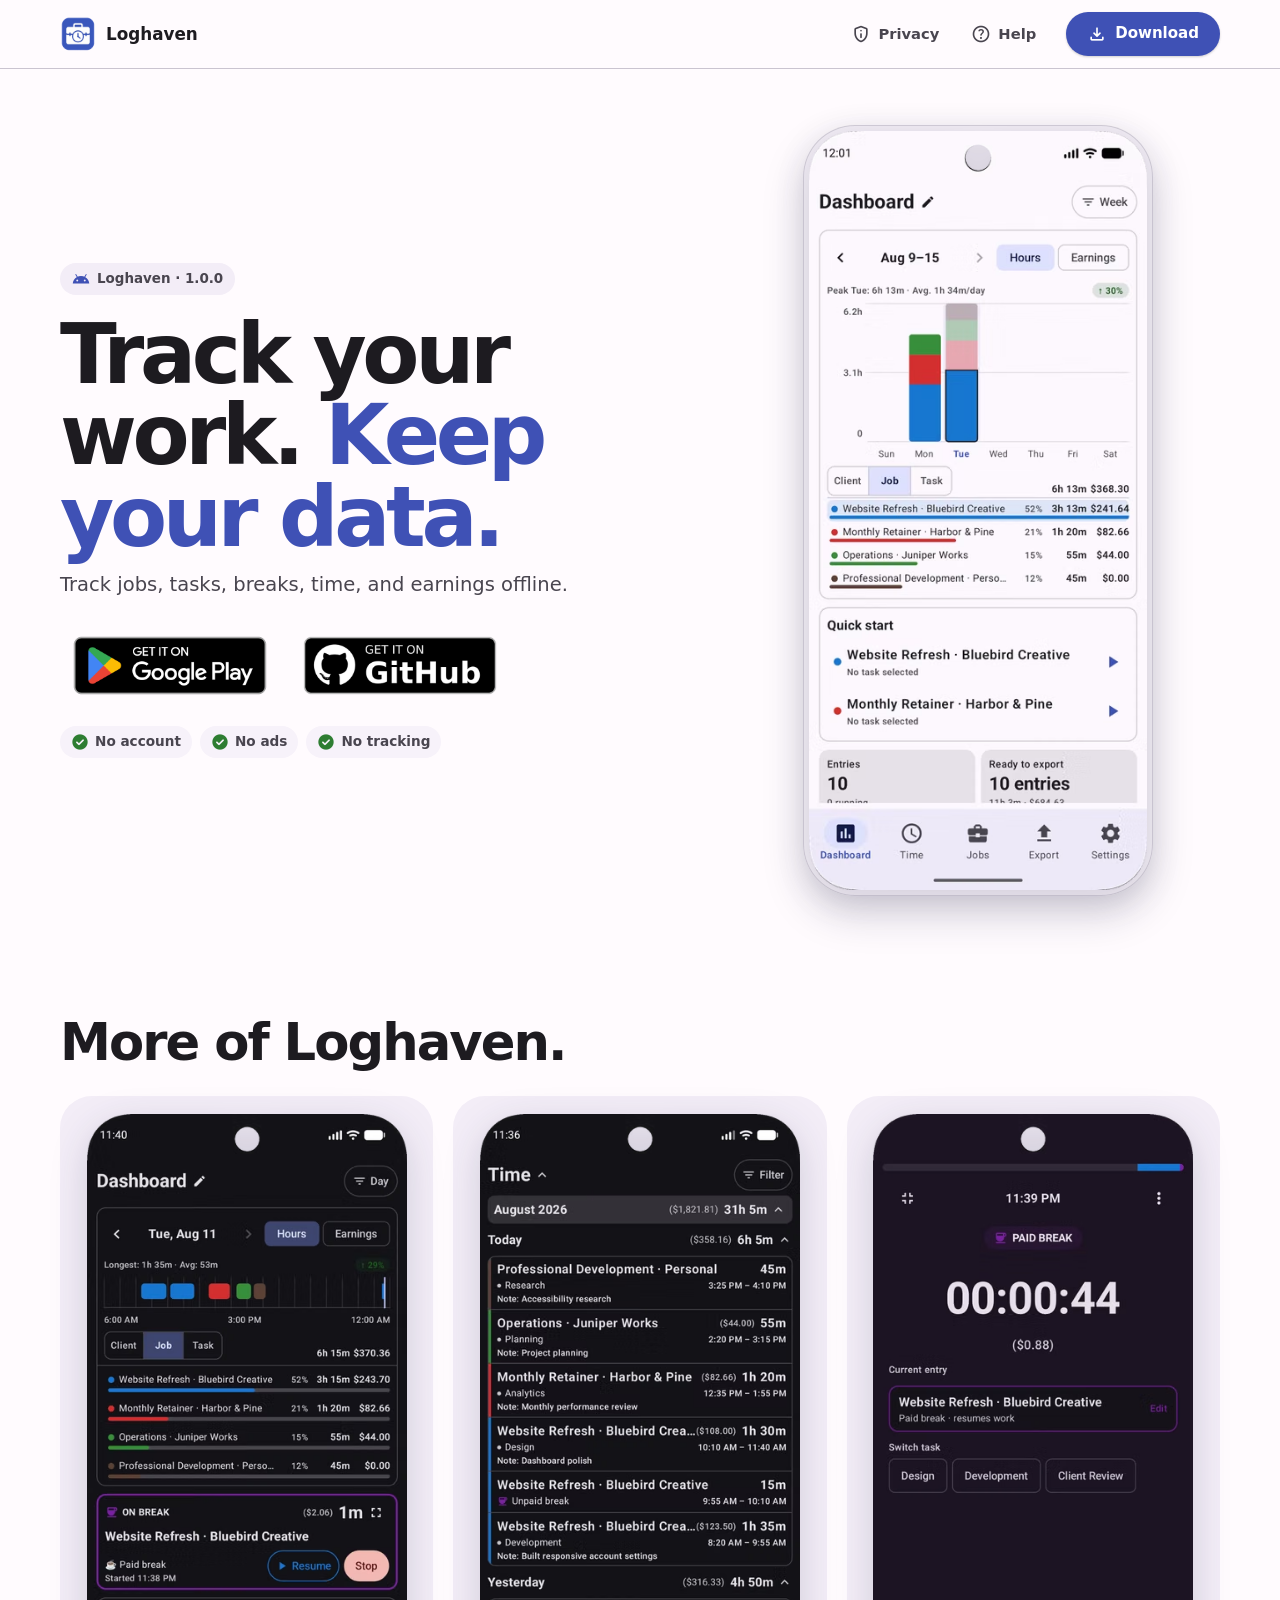
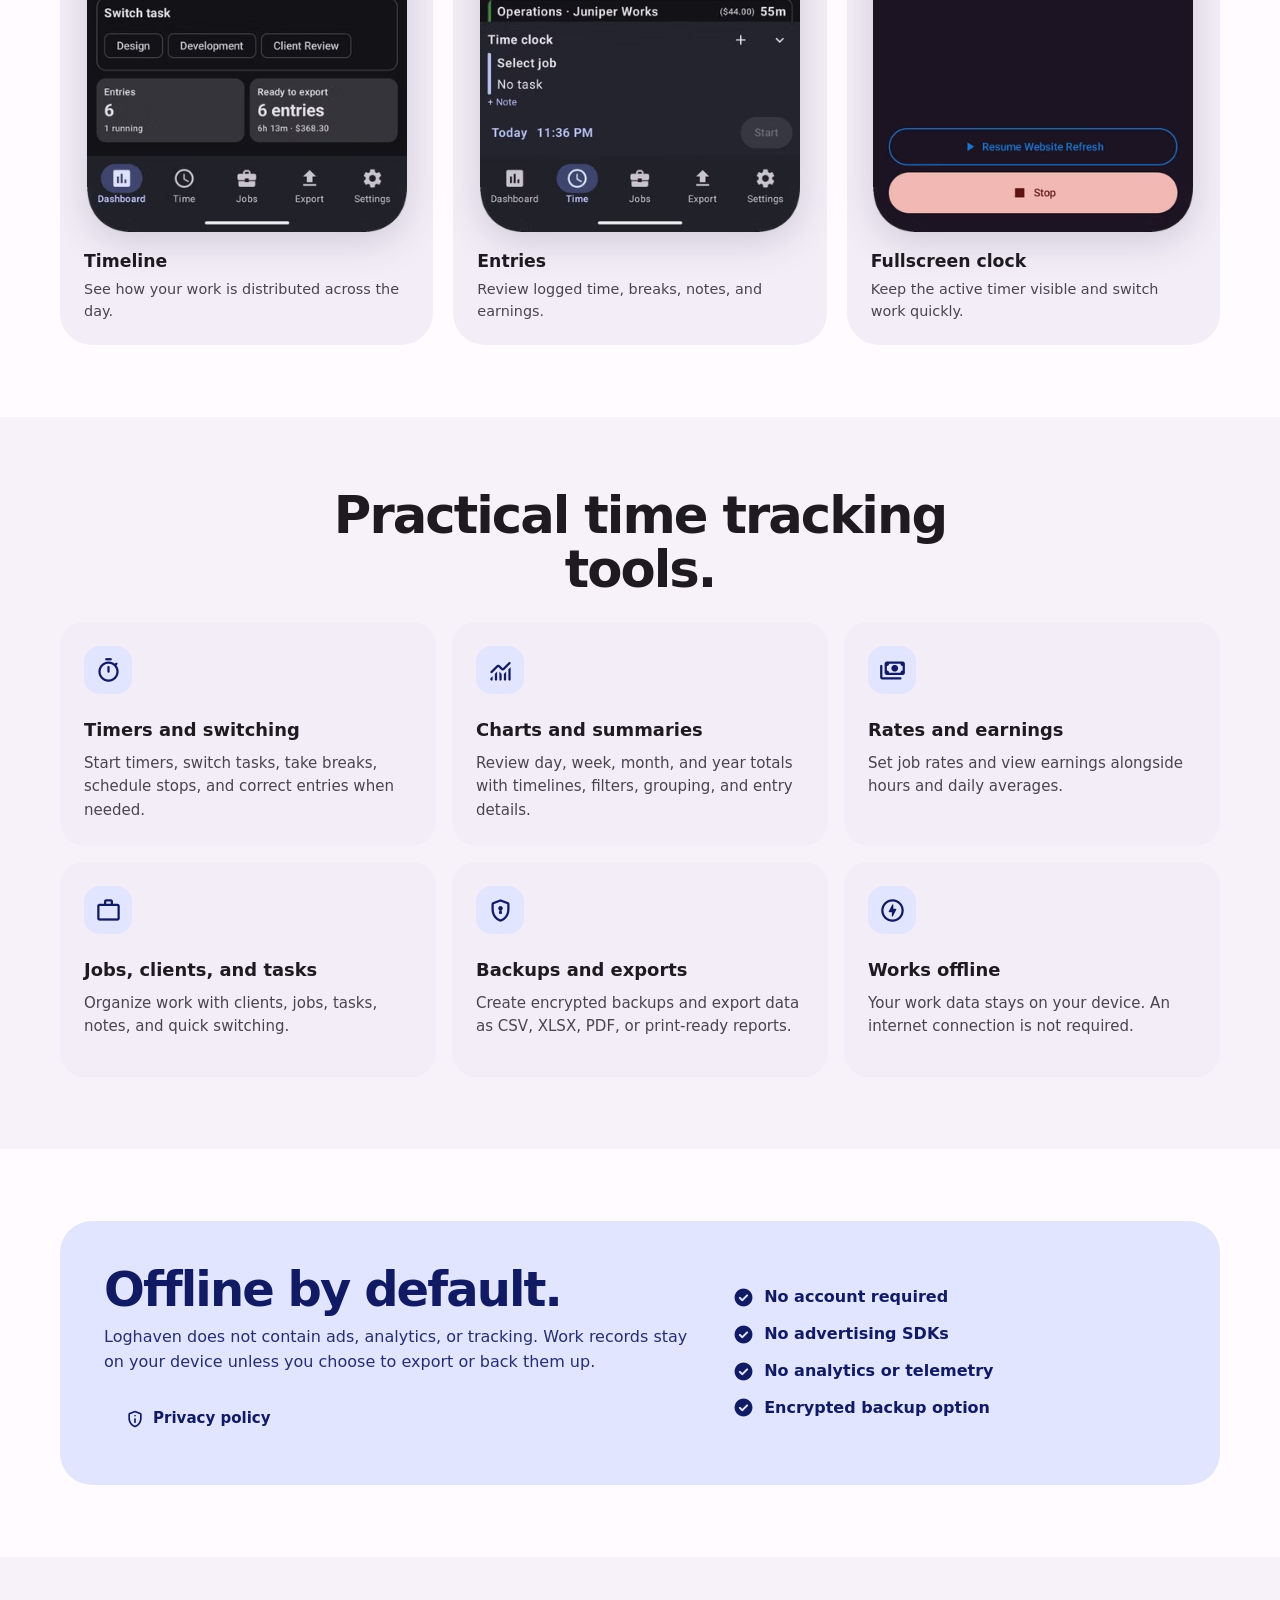
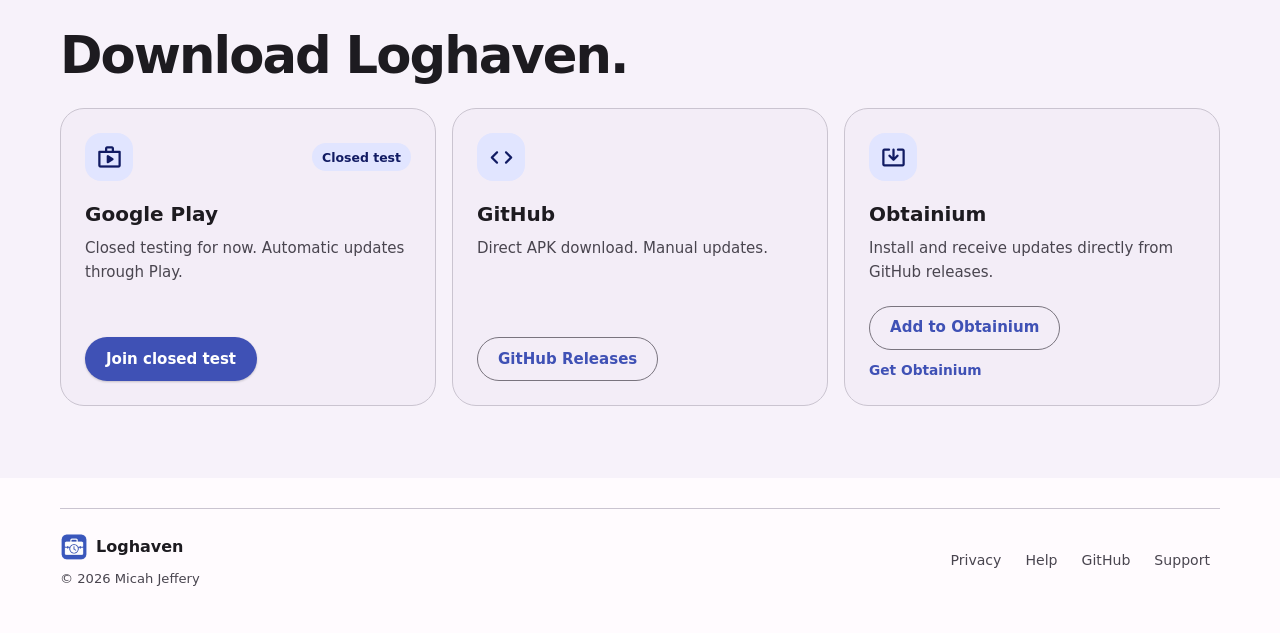
<file: index.html>
<!doctype html>
<html lang="en">
<head>
  <meta charset="utf-8">
  <meta name="viewport" content="width=device-width, initial-scale=1">
  <meta name="theme-color" content="#3F51B5">
  <meta name="description" content="Loghaven is an offline-first Android app for tracking jobs, tasks, breaks, time, and earnings without accounts, ads, or tracking.">
  <meta property="og:title" content="Loghaven | Offline-first time tracking">
  <meta property="og:description" content="Track jobs, tasks, breaks, time, and earnings. No account, ads, or tracking.">
  <meta property="og:type" content="website">
  <meta property="og:url" content="https://loghaven.micahjeffery.com/">
  <meta property="og:image" content="https://loghaven.micahjeffery.com/assets/loghaven-icon.png">
  <link rel="preconnect" href="https://fonts.googleapis.com">
  <link rel="preconnect" href="https://fonts.gstatic.com" crossorigin>
  <link href="https://fonts.googleapis.com/css2?family=Material+Symbols+Rounded:opsz,wght,FILL,GRAD@24,400,0,0" rel="stylesheet">
  <link rel="icon" href="/assets/favicon.png">
  <link rel="apple-touch-icon" href="/assets/apple-touch-icon.png">
  <link rel="manifest" href="/site.webmanifest">
  <link rel="stylesheet" href="/styles.css">
  <script src="/site.js" defer></script>
  <title>Loghaven | Offline-first time tracking</title>
</head>
<body class="home-page">
<a class="skip-link" href="#main">Skip to content</a>
<header class="site-header">
  <div class="nav-shell">
    <nav class="nav-top" aria-label="Primary navigation">
      <a class="brand" href="/" aria-label="Loghaven home">
        <img src="/assets/icon-192.png" width="36" height="36" alt="">
        <span>Loghaven</span>
      </a>
      <div class="nav-tabs">
        <a class="nav-tab" href="/privacy/"><span class="material-symbols-rounded">privacy_tip</span>Privacy</a>
        <a class="nav-tab" href="/help/"><span class="material-symbols-rounded">help</span>Help</a>
      </div>
      <a class="button button-filled nav-cta" href="#download"><span class="material-symbols-rounded">download</span>Download</a>
    </nav>
  </div>
</header>

<main id="main">
  <section class="hero" id="top">
    <div class="hero-copy">
      <div class="label-chip"><span class="material-symbols-rounded">android</span>Loghaven · 1.0.0</div>
      <h1>Track your work. <span>Keep your data.</span></h1>
      <p class="hero-lede">Track jobs, tasks, breaks, time, and earnings offline.</p>
      <div class="hero-actions hero-download-actions">
        <a class="store-badge-link" href="/play/" aria-label="Get Loghaven on Google Play through the closed test">
          <img src="/assets/brands/google-play-badge.png" width="646" height="250" alt="Get it on Google Play">
        </a>
        <a class="store-badge-link" href="https://github.com/micahjeffery/loghaven-releases/releases/latest" rel="noopener noreferrer" aria-label="Download Loghaven from GitHub Releases">
          <img src="/assets/brands/github-badge.png" width="640" height="248" alt="Get it on GitHub">
        </a>
      </div>
      <div class="trust-row" aria-label="Privacy highlights">
        <span class="trust-chip"><span class="material-symbols-rounded icon-filled">check_circle</span>No account</span>
        <span class="trust-chip"><span class="material-symbols-rounded icon-filled">check_circle</span>No ads</span>
        <span class="trust-chip"><span class="material-symbols-rounded icon-filled">check_circle</span>No tracking</span>
      </div>
    </div>

    <div class="hero-media">
      <div class="phone-frame">
        <div class="phone-screen">
          <picture>
            <source type="image/avif" srcset="/assets/screenshots/optimized/dashboard-384.avif 384w, /assets/screenshots/optimized/dashboard-640.avif 640w, /assets/screenshots/optimized/dashboard-912.avif 912w" sizes="(max-width: 960px) min(78vw, 340px), 340px">
            <source type="image/webp" srcset="/assets/screenshots/optimized/dashboard-384.webp 384w, /assets/screenshots/optimized/dashboard-640.webp 640w, /assets/screenshots/optimized/dashboard-912.webp 912w" sizes="(max-width: 960px) min(78vw, 340px), 340px">
            <img src="/assets/screenshots/dashboard.png" width="912" height="2048" alt="Loghaven Dashboard screenshot" decoding="async" fetchpriority="high">
          </picture>
        </div>
      </div>
    </div>
  </section>

  <section class="section" id="overview" data-section-title="Overview">
    <div class="section-inner">
      <div class="section-heading">
        <h2>More of Loghaven.</h2>
      </div>
      <div class="screenshot-grid">
        <article class="screenshot-card">
          <div class="screenshot-window">
            <picture>
              <source type="image/avif" srcset="/assets/screenshots/optimized/timeline-384.avif 384w, /assets/screenshots/optimized/timeline-640.avif 640w, /assets/screenshots/optimized/timeline-912.avif 912w" sizes="(max-width: 720px) calc(100vw - 68px), 320px">
              <source type="image/webp" srcset="/assets/screenshots/optimized/timeline-384.webp 384w, /assets/screenshots/optimized/timeline-640.webp 640w, /assets/screenshots/optimized/timeline-912.webp 912w" sizes="(max-width: 720px) calc(100vw - 68px), 320px">
              <img src="/assets/screenshots/timeline.png" width="912" height="2048" alt="Loghaven dashboard timeline screenshot" loading="lazy" decoding="async">
            </picture>
          </div>
          <h3>Timeline</h3>
          <p>See how your work is distributed across the day.</p>
        </article>
        <article class="screenshot-card">
          <div class="screenshot-window">
            <picture>
              <source type="image/avif" srcset="/assets/screenshots/optimized/entries-384.avif 384w, /assets/screenshots/optimized/entries-640.avif 640w, /assets/screenshots/optimized/entries-912.avif 912w" sizes="(max-width: 720px) calc(100vw - 68px), 320px">
              <source type="image/webp" srcset="/assets/screenshots/optimized/entries-384.webp 384w, /assets/screenshots/optimized/entries-640.webp 640w, /assets/screenshots/optimized/entries-912.webp 912w" sizes="(max-width: 720px) calc(100vw - 68px), 320px">
              <img src="/assets/screenshots/entries.png" width="912" height="2048" alt="Loghaven Entries screenshot" loading="lazy" decoding="async">
            </picture>
          </div>
          <h3>Entries</h3>
          <p>Review logged time, breaks, notes, and earnings.</p>
        </article>
        <article class="screenshot-card">
          <div class="screenshot-window">
            <picture>
              <source type="image/avif" srcset="/assets/screenshots/optimized/fullscreen-384.avif 384w, /assets/screenshots/optimized/fullscreen-640.avif 640w, /assets/screenshots/optimized/fullscreen-912.avif 912w" sizes="(max-width: 720px) calc(100vw - 68px), 320px">
              <source type="image/webp" srcset="/assets/screenshots/optimized/fullscreen-384.webp 384w, /assets/screenshots/optimized/fullscreen-640.webp 640w, /assets/screenshots/optimized/fullscreen-912.webp 912w" sizes="(max-width: 720px) calc(100vw - 68px), 320px">
              <img src="/assets/screenshots/fullscreen.png" width="912" height="2048" alt="Loghaven fullscreen clock screenshot" loading="lazy" decoding="async">
            </picture>
          </div>
          <h3>Fullscreen clock</h3>
          <p>Keep the active timer visible and switch work quickly.</p>
        </article>
      </div>
    </div>
  </section>

  <section class="section alt" id="features" data-section-title="Features">
    <div class="section-inner">
      <div class="section-heading center">
        <h2>Practical time tracking tools.</h2>
      </div>
      <div class="feature-grid">
        <article class="feature-card">
          <div class="feature-icon"><span class="material-symbols-rounded">timer</span></div>
          <h3>Timers and switching</h3>
          <p>Start timers, switch tasks, take breaks, schedule stops, and correct entries when needed.</p>
        </article>
        <article class="feature-card">
          <div class="feature-icon"><span class="material-symbols-rounded">monitoring</span></div>
          <h3>Charts and summaries</h3>
          <p>Review day, week, month, and year totals with timelines, filters, grouping, and entry details.</p>
        </article>
        <article class="feature-card">
          <div class="feature-icon"><span class="material-symbols-rounded">payments</span></div>
          <h3>Rates and earnings</h3>
          <p>Set job rates and view earnings alongside hours and daily averages.</p>
        </article>
        <article class="feature-card">
          <div class="feature-icon"><span class="material-symbols-rounded">work</span></div>
          <h3>Jobs, clients, and tasks</h3>
          <p>Organize work with clients, jobs, tasks, notes, and quick switching.</p>
        </article>
        <article class="feature-card">
          <div class="feature-icon"><span class="material-symbols-rounded">encrypted</span></div>
          <h3>Backups and exports</h3>
          <p>Create encrypted backups and export data as CSV, XLSX, PDF, or print-ready reports.</p>
        </article>
        <article class="feature-card">
          <div class="feature-icon"><span class="material-symbols-rounded">offline_bolt</span></div>
          <h3>Works offline</h3>
          <p>Your work data stays on your device. An internet connection is not required.</p>
        </article>
      </div>
    </div>
  </section>

  <section class="section" id="privacy" data-section-title="Privacy">
    <div class="section-inner">
      <div class="privacy-panel">
        <div>
          <h2>Offline by default.</h2>
          <p>Loghaven does not contain ads, analytics, or tracking. Work records stay on your device unless you choose to export or back them up.</p>
          <div class="hero-actions"><a class="button button-tonal" href="/privacy/"><span class="material-symbols-rounded">privacy_tip</span>Privacy policy</a></div>
        </div>
        <ul class="privacy-list">
          <li><span class="material-symbols-rounded icon-filled">check_circle</span>No account required</li>
          <li><span class="material-symbols-rounded icon-filled">check_circle</span>No advertising SDKs</li>
          <li><span class="material-symbols-rounded icon-filled">check_circle</span>No analytics or telemetry</li>
          <li><span class="material-symbols-rounded icon-filled">check_circle</span>Encrypted backup option</li>
        </ul>
      </div>
    </div>
  </section>

  <section class="section alt" id="download" data-section-title="Download">
    <div class="section-inner">
      <div class="section-heading">
        <h2>Download Loghaven.</h2>
      </div>
      <div class="download-grid">
        <article class="download-card">
          <div class="download-card-head">
            <div class="download-card-icon material-symbols-rounded" aria-hidden="true">shop</div>
            <span class="status-chip">Closed test</span>
          </div>
          <h3>Google Play</h3>
          <p>Closed testing for now. Automatic updates through Play.</p>
          <a class="button button-filled" href="/play/">Join closed test</a>
        </article>
        <article class="download-card">
          <div class="download-card-head">
            <div class="download-card-icon material-symbols-rounded" aria-hidden="true">code</div>
          </div>
          <h3>GitHub</h3>
          <p>Direct APK download. Manual updates.</p>
          <a class="button button-outlined" href="https://github.com/micahjeffery/loghaven-releases/releases/latest" rel="noopener noreferrer">GitHub Releases</a>
        </article>
        <article class="download-card">
          <div class="download-card-head">
            <div class="download-card-icon material-symbols-rounded" aria-hidden="true">system_update_alt</div>
          </div>
          <h3>Obtainium</h3>
          <p>Install and receive updates directly from GitHub releases.</p>
          <a class="button button-outlined" href="obtainium://add/https://github.com/micahjeffery/loghaven-releases">Add to Obtainium</a>
          <a class="download-secondary-link" href="https://github.com/ImranR98/Obtainium" rel="noopener noreferrer">Get Obtainium</a>
        </article>
      </div>
    </div>
  </section>
</main>

<aside class="section-toc" id="sectionToc" aria-label="Page sections">
  <button class="toc-toggle" id="tocToggle" type="button" aria-expanded="false" aria-controls="tocPanel">
    <span class="material-symbols-rounded">format_list_bulleted</span>
    <span class="toc-toggle-label">Sections</span>
  </button>
  <nav class="toc-panel" id="tocPanel" aria-label="On this page">
    <a href="#overview" data-section-link="overview"><span class="toc-dot"></span>Overview</a>
    <a href="#features" data-section-link="features"><span class="toc-dot"></span>Features</a>
    <a href="#privacy" data-section-link="privacy"><span class="toc-dot"></span>Privacy</a>
    <a href="#download" data-section-link="download"><span class="toc-dot"></span>Download</a>
  </nav>
</aside>

<footer class="site-footer">
  <div class="footer-inner">
    <div>
      <div class="footer-brand"><img src="/assets/icon-192.png" width="28" height="28" alt="">Loghaven</div>
      <div class="footer-copy">© 2026 Micah Jeffery</div>
    </div>
    <div class="footer-links">
      <a href="/privacy/">Privacy</a>
      <a href="/help/">Help</a>
      <a href="https://github.com/micahjeffery/loghaven-releases" rel="noopener noreferrer">GitHub</a>
      <a href="https://micahjeffery.com/support" rel="noopener noreferrer">Support</a>
    </div>
  </div>
</footer>
</body>
</html>
</file>
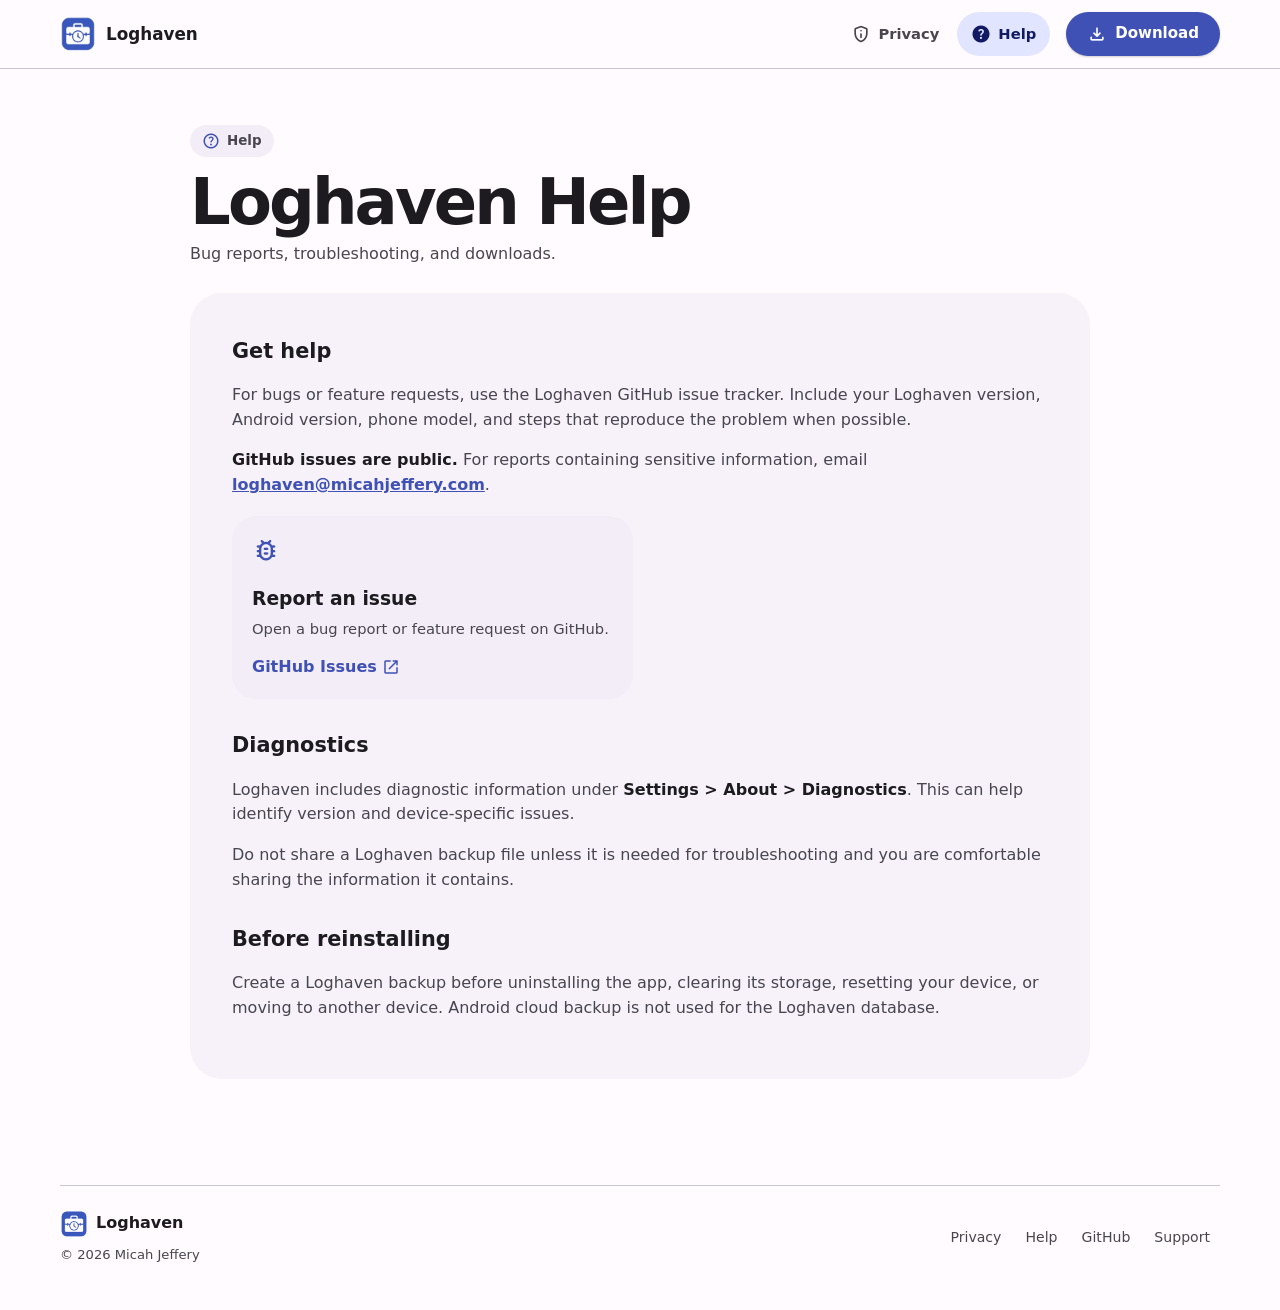
<file: help/index.html>
<!doctype html>
<html lang="en">
<head>
  <meta charset="utf-8">
  <meta name="viewport" content="width=device-width, initial-scale=1">
  <meta name="theme-color" content="#3F51B5">
  <meta name="description" content="Loghaven help and troubleshooting resources.">
  <link rel="preconnect" href="https://fonts.googleapis.com">
  <link rel="preconnect" href="https://fonts.gstatic.com" crossorigin>
  <link href="https://fonts.googleapis.com/css2?family=Material+Symbols+Rounded:opsz,wght,FILL,GRAD@24,400,0,0" rel="stylesheet">
  <link rel="icon" href="/assets/favicon.png">
  <link rel="apple-touch-icon" href="/assets/apple-touch-icon.png">
  <link rel="stylesheet" href="/styles.css">
  <title>Help | Loghaven</title>
</head>
<body>
<a class="skip-link" href="#main">Skip to content</a>
<header class="site-header">
  <div class="nav-shell">
    <nav class="nav-top" aria-label="Primary navigation">
      <a class="brand" href="/" aria-label="Loghaven home">
        <img src="/assets/icon-192.png" width="36" height="36" alt="">
        <span>Loghaven</span>
      </a>
      <div class="nav-tabs">
        <a class="nav-tab" href="/privacy/"><span class="material-symbols-rounded">privacy_tip</span>Privacy</a>
        <a class="nav-tab" href="/help/" aria-current="page"><span class="material-symbols-rounded">help</span>Help</a>
      </div>
      <a class="button button-filled nav-cta" href="/#download"><span class="material-symbols-rounded">download</span>Download</a>
    </nav>
  </div>
</header>
<main id="main" class="legal-wrap">
  <header class="legal-header">
    <div class="label-chip"><span class="material-symbols-rounded">help</span>Help</div>
    <h1>Loghaven Help</h1>
    <p>Bug reports, troubleshooting, and downloads.</p>
  </header>
  <article class="prose">
    <h2>Get help</h2>
    <p>For bugs or feature requests, use the Loghaven GitHub issue tracker. Include your Loghaven version, Android version, phone model, and steps that reproduce the problem when possible.</p>
    <p><strong>GitHub issues are public.</strong> For reports containing sensitive information, email <a href="mailto:loghaven@micahjeffery.com">loghaven@micahjeffery.com</a>.</p>
    <div class="support-grid">
      <div class="support-card">
        <span class="material-symbols-rounded">bug_report</span>
        <h3>Report an issue</h3>
        <p>Open a bug report or feature request on GitHub.</p>
        <a href="https://github.com/micahjeffery/loghaven-releases/issues" rel="noopener noreferrer">GitHub Issues <span class="material-symbols-rounded">open_in_new</span></a>
      </div>
    </div>

    <h2>Diagnostics</h2>
    <p>Loghaven includes diagnostic information under <strong>Settings &gt; About &gt; Diagnostics</strong>. This can help identify version and device-specific issues.</p>
    <p>Do not share a Loghaven backup file unless it is needed for troubleshooting and you are comfortable sharing the information it contains.</p>

    <h2>Before reinstalling</h2>
    <p>Create a Loghaven backup before uninstalling the app, clearing its storage, resetting your device, or moving to another device. Android cloud backup is not used for the Loghaven database.</p>
  </article>
</main>
<footer class="site-footer">
  <div class="footer-inner">
    <div>
      <div class="footer-brand"><img src="/assets/icon-192.png" width="28" height="28" alt="">Loghaven</div>
      <div class="footer-copy">© 2026 Micah Jeffery</div>
    </div>
    <div class="footer-links">
      <a href="/privacy/">Privacy</a>
      <a href="/help/">Help</a>
      <a href="https://github.com/micahjeffery/loghaven-releases" rel="noopener noreferrer">GitHub</a>
      <a href="https://micahjeffery.com/support" rel="noopener noreferrer">Support</a>
    </div>
  </div>
</footer>
</body>
</html>
</file>
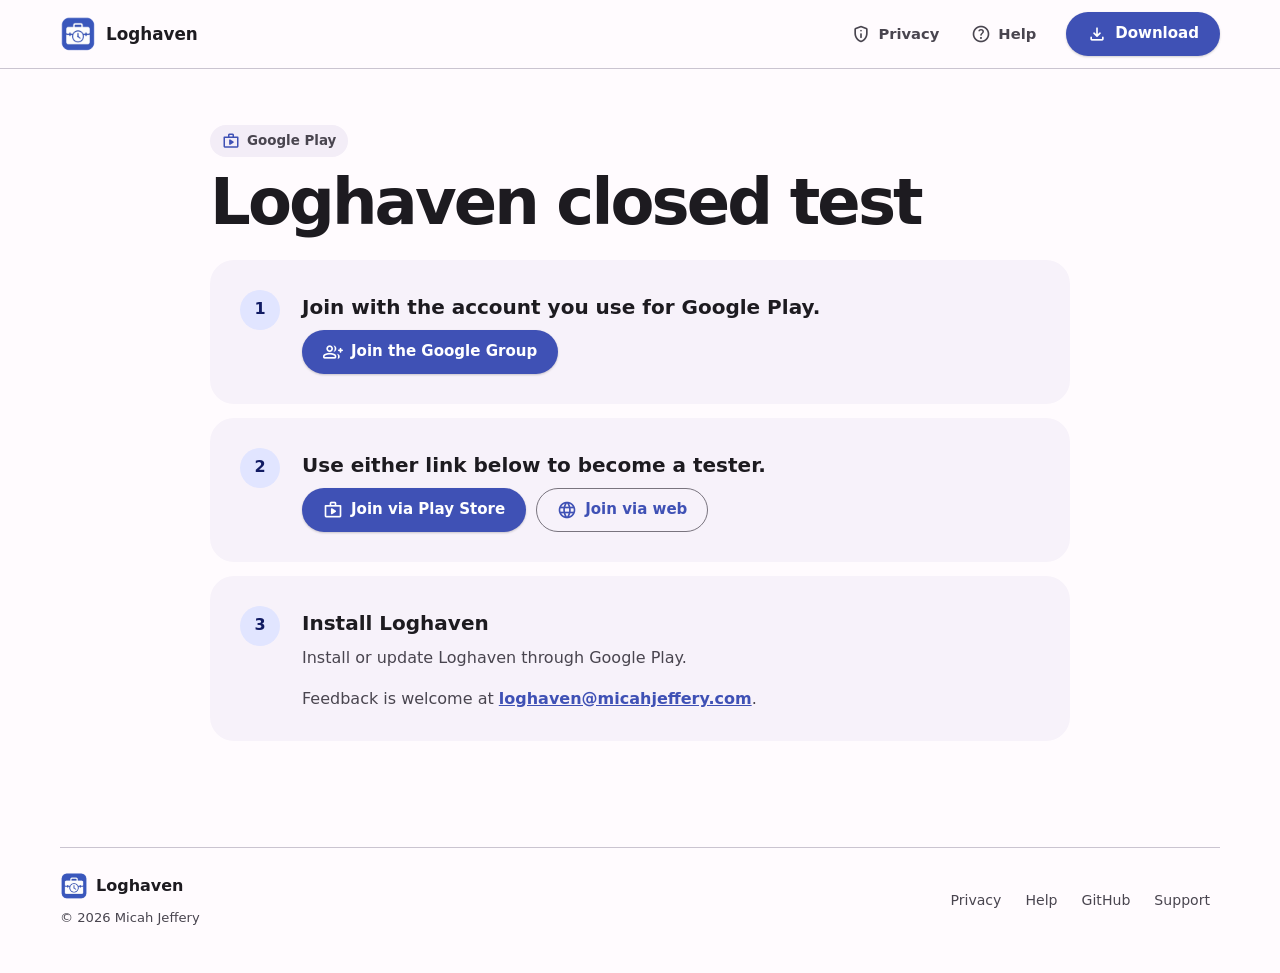
<file: play/index.html>
<!doctype html>
<html lang="en">
<head>
  <meta charset="utf-8">
  <meta name="viewport" content="width=device-width, initial-scale=1">
  <meta name="theme-color" content="#3F51B5">
  <meta name="description" content="Loghaven Google Play closed test.">
  <meta name="robots" content="noindex,follow">
  <link rel="preconnect" href="https://fonts.googleapis.com">
  <link rel="preconnect" href="https://fonts.gstatic.com" crossorigin>
  <link href="https://fonts.googleapis.com/css2?family=Material+Symbols+Rounded:opsz,wght,FILL,GRAD@24,400,0,0" rel="stylesheet">
  <link rel="icon" href="/assets/favicon.png">
  <link rel="apple-touch-icon" href="/assets/apple-touch-icon.png">
  <link rel="stylesheet" href="/styles.css">
  <title>Google Play closed test | Loghaven</title>
</head>
<body>
<a class="skip-link" href="#main">Skip to content</a>
<header class="site-header">
  <div class="nav-shell">
    <nav class="nav-top" aria-label="Primary navigation">
      <a class="brand" href="/" aria-label="Loghaven home">
        <img src="/assets/icon-192.png" width="36" height="36" alt="">
        <span>Loghaven</span>
      </a>
      <div class="nav-tabs">
        <a class="nav-tab" href="/privacy/"><span class="material-symbols-rounded">privacy_tip</span>Privacy</a>
        <a class="nav-tab" href="/help/"><span class="material-symbols-rounded">help</span>Help</a>
      </div>
      <a class="button button-filled nav-cta" href="/#download"><span class="material-symbols-rounded">download</span>Download</a>
    </nav>
  </div>
</header>
<main id="main" class="legal-wrap play-wrap">
  <header class="legal-header">
    <div class="label-chip"><span class="material-symbols-rounded">shop</span>Google Play</div>
    <h1>Loghaven closed test</h1>
  </header>

  <div class="play-steps">
    <section class="play-step">
      <div class="play-step-number" aria-hidden="true">1</div>
      <div>
        <h2>Join with the account you use for Google Play.</h2>
        <a class="button button-filled" href="https://groups.google.com/g/loghaven" rel="noopener noreferrer"><span class="material-symbols-rounded">group_add</span>Join the Google Group</a>
      </div>
    </section>

    <section class="play-step">
      <div class="play-step-number" aria-hidden="true">2</div>
      <div>
        <h2>Use either link below to become a tester.</h2>
        <div class="play-step-actions">
          <a class="button button-filled" href="https://play.google.com/store/apps/details?id=com.micahjeffery.loghaven" rel="noopener noreferrer"><span class="material-symbols-rounded">shop</span>Join via Play Store</a>
          <a class="button button-outlined" href="https://play.google.com/apps/testing/com.micahjeffery.loghaven" rel="noopener noreferrer"><span class="material-symbols-rounded">language</span>Join via web</a>
        </div>
      </div>
    </section>

    <section class="play-step">
      <div class="play-step-number" aria-hidden="true">3</div>
      <div>
        <h2>Install Loghaven</h2>
        <p>Install or update Loghaven through Google Play.</p>
        <p class="play-note">Feedback is welcome at <a href="mailto:loghaven@micahjeffery.com">loghaven@micahjeffery.com</a>.</p>
      </div>
    </section>
  </div>
</main>
<footer class="site-footer">
  <div class="footer-inner">
    <div>
      <div class="footer-brand"><img src="/assets/icon-192.png" width="28" height="28" alt="">Loghaven</div>
      <div class="footer-copy">© 2026 Micah Jeffery</div>
    </div>
    <div class="footer-links">
      <a href="/privacy/">Privacy</a>
      <a href="/help/">Help</a>
      <a href="https://github.com/micahjeffery/loghaven-releases" rel="noopener noreferrer">GitHub</a>
      <a href="https://micahjeffery.com/support" rel="noopener noreferrer">Support</a>
    </div>
  </div>
</footer>
</body>
</html>
</file>
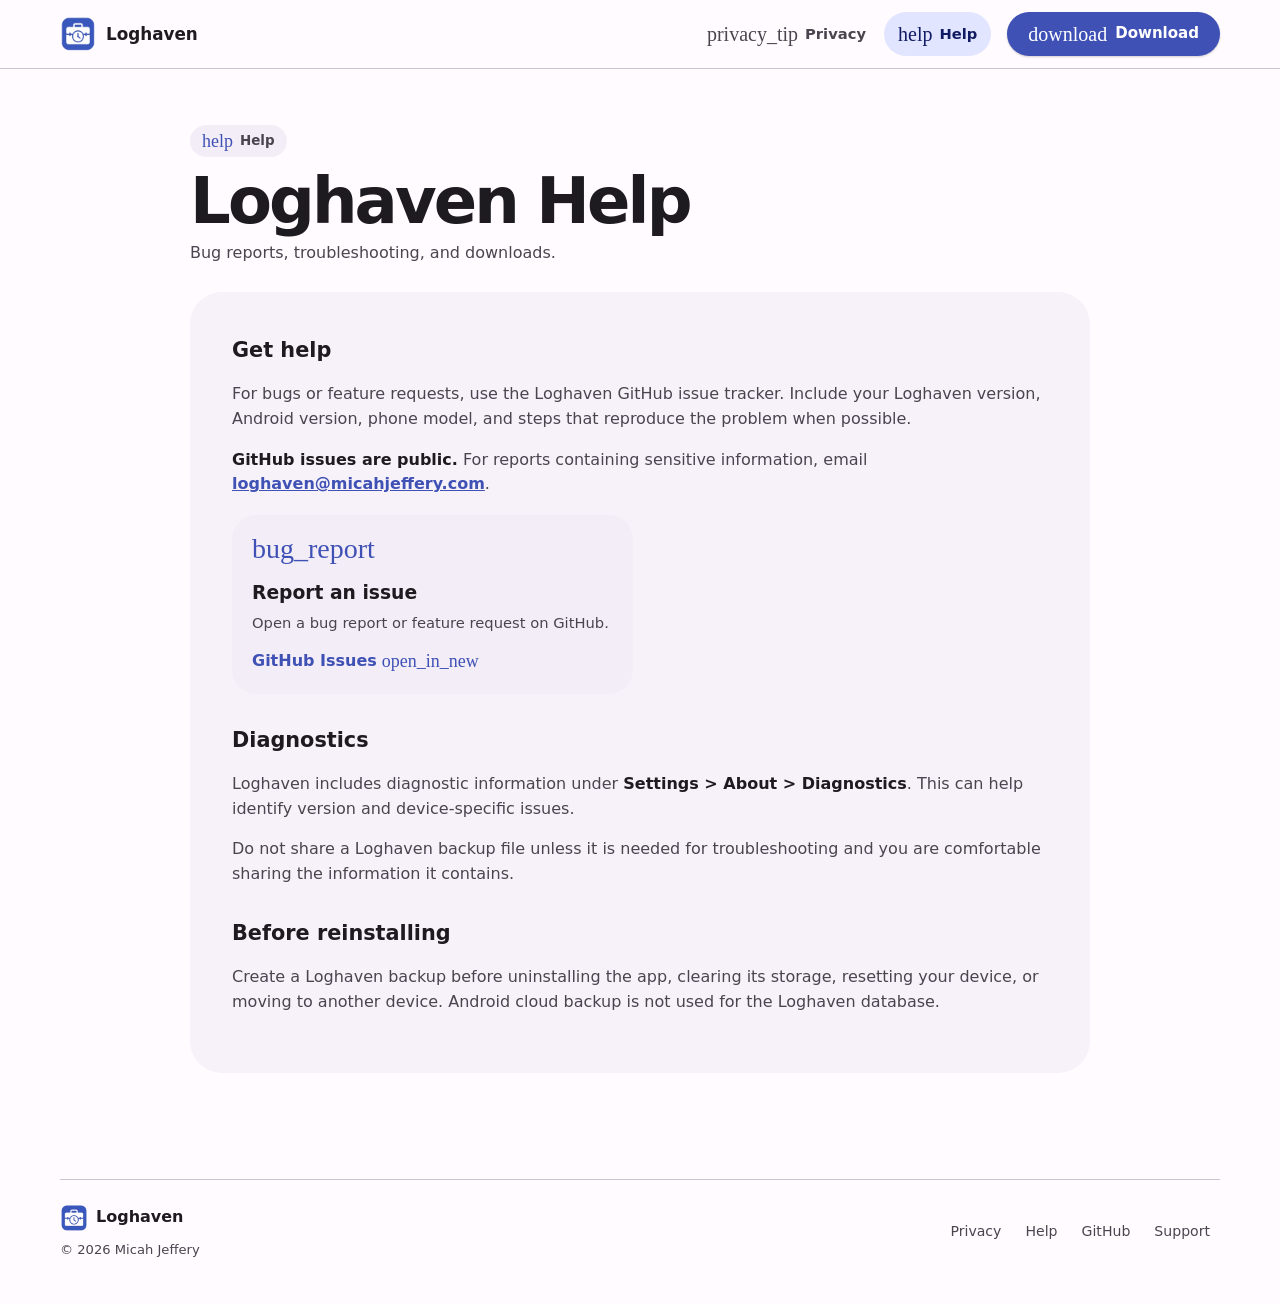
<file: support/index.html>
<!doctype html>
<html lang="en">
<head>
  <meta charset="utf-8">
  <meta name="viewport" content="width=device-width, initial-scale=1">
  <meta http-equiv="refresh" content="0; url=/help/">
  <link rel="canonical" href="https://loghaven.micahjeffery.com/help/">
  <title>Help | Loghaven</title>
</head>
<body>
  <p><a href="/help/">Continue to Loghaven Help</a></p>
</body>
</html>
</file>
<file: styles.css>
:root {
  color-scheme: light dark;
  --primary: #3F51B5;
  --on-primary: #FFFFFF;
  --primary-container: #E1E5FF;
  --on-primary-container: #111B63;
  --surface: #FFFBFE;
  --surface-container-low: #F7F2FA;
  --surface-container: #F3EDF7;
  --surface-container-high: #ECE6F0;
  --surface-container-highest: #E6E0E9;
  --on-surface: #1D1B20;
  --on-surface-variant: #49454F;
  --outline: #79747E;
  --outline-variant: #CAC4D0;
  --success: #2E7D32;
  --max: 1160px;
  --radius-sm: 12px;
  --radius-md: 16px;
  --radius-lg: 24px;
  --radius-xl: 32px;
  --elevation-1: 0 1px 2px rgba(0,0,0,.12), 0 1px 3px rgba(0,0,0,.08);
  --elevation-2: 0 2px 6px rgba(0,0,0,.12), 0 1px 2px rgba(0,0,0,.08);
}

@media (prefers-color-scheme: dark) {
  :root {
    --primary: #BCC3FF;
    --on-primary: #18256B;
    --primary-container: #303E8C;
    --on-primary-container: #DEE1FF;
    --surface: #141318;
    --surface-container-low: #1D1B20;
    --surface-container: #211F26;
    --surface-container-high: #2B2930;
    --surface-container-highest: #36343B;
    --on-surface: #E6E1E5;
    --on-surface-variant: #CAC4D0;
    --outline: #938F99;
    --outline-variant: #49454F;
    --success: #81C784;
    --elevation-1: 0 1px 2px rgba(0,0,0,.35);
    --elevation-2: 0 3px 10px rgba(0,0,0,.32);
  }
}

* { box-sizing: border-box; }
html { scroll-behavior: smooth; }
body {
  margin: 0;
  background: var(--surface);
  color: var(--on-surface);
  font-family: Roboto, system-ui, -apple-system, BlinkMacSystemFont, "Segoe UI", sans-serif;
  line-height: 1.55;
  -webkit-font-smoothing: antialiased;
}
a { color: inherit; }
img { display: block; max-width: 100%; }
button, a { -webkit-tap-highlight-color: transparent; }
.material-symbols-rounded {
  font-family: 'Material Symbols Rounded';
  font-weight: normal;
  font-style: normal;
  font-size: 24px;
  line-height: 1;
  letter-spacing: normal;
  text-transform: none;
  display: inline-block;
  white-space: nowrap;
  word-wrap: normal;
  direction: ltr;
  -webkit-font-feature-settings: 'liga';
  -webkit-font-smoothing: antialiased;
  font-feature-settings: 'liga';
  font-variation-settings: 'FILL' 0, 'wght' 400, 'GRAD' 0, 'opsz' 24;
}
.icon-filled { font-variation-settings: 'FILL' 1, 'wght' 500, 'GRAD' 0, 'opsz' 24; }
.skip-link { position: fixed; left: 12px; top: -80px; z-index: 100; padding: 10px 14px; border-radius: 12px; background: var(--primary); color: var(--on-primary); text-decoration: none; }
.skip-link:focus { top: 12px; }

.site-header {
  position: sticky;
  top: 0;
  z-index: 50;
  background: color-mix(in srgb, var(--surface) 92%, transparent);
  backdrop-filter: blur(18px);
  border-bottom: 1px solid var(--outline-variant);
}
.nav-shell { width: min(var(--max), calc(100% - 28px)); margin: 0 auto; }
.nav-top { min-height: 68px; display: flex; align-items: center; gap: 18px; }
.brand { display: inline-flex; align-items: center; gap: 10px; text-decoration: none; font-size: 1.05rem; font-weight: 700; white-space: nowrap; }
.brand img { width: 36px; height: 36px; border-radius: 10px; }
.nav-tabs { margin-left: auto; display: flex; align-items: center; gap: 4px; }
.nav-tab {
  min-height: 44px;
  padding: 0 14px;
  border-radius: 22px;
  display: inline-flex;
  align-items: center;
  gap: 7px;
  text-decoration: none;
  color: var(--on-surface-variant);
  font-size: .92rem;
  font-weight: 600;
  white-space: nowrap;
}
.nav-tab .material-symbols-rounded { font-size: 20px; }
.nav-tab:hover { background: var(--surface-container); color: var(--on-surface); }
.nav-tab[aria-current="page"], .nav-tab.active {
  background: var(--primary-container);
  color: var(--on-primary-container);
}
.nav-tab[aria-current="page"] .material-symbols-rounded, .nav-tab.active .material-symbols-rounded { font-variation-settings: 'FILL' 1, 'wght' 500, 'GRAD' 0, 'opsz' 24; }

.button {
  min-height: 44px;
  padding: 0 20px;
  border-radius: 22px;
  display: inline-flex;
  align-items: center;
  justify-content: center;
  gap: 8px;
  font-size: .94rem;
  font-weight: 700;
  text-decoration: none;
  border: 1px solid transparent;
  white-space: nowrap;
}
.button .material-symbols-rounded { font-size: 20px; }
.button-filled { background: var(--primary); color: var(--on-primary); box-shadow: var(--elevation-1); }
.button-filled:hover { filter: brightness(1.04); box-shadow: var(--elevation-2); }
.button-tonal { background: var(--primary-container); color: var(--on-primary-container); }
.button-outlined { border-color: var(--outline); color: var(--primary); background: transparent; }
.button-disabled { background: var(--surface-container); color: var(--on-surface-variant); cursor: default; }

.hero {
  width: min(var(--max), calc(100% - 32px));
  margin: 0 auto;
  padding: 56px 0 48px;
  display: grid;
  grid-template-columns: minmax(0, .95fr) minmax(330px, .75fr);
  gap: clamp(32px, 5vw, 64px);
  align-items: center;
}
.hero-copy { min-width: 0; }
.label-chip {
  width: fit-content;
  min-height: 32px;
  padding: 0 12px;
  display: inline-flex;
  align-items: center;
  gap: 7px;
  border-radius: 16px;
  background: var(--surface-container);
  color: var(--on-surface-variant);
  font-size: .84rem;
  font-weight: 600;
}
.label-chip .material-symbols-rounded { font-size: 18px; color: var(--primary); }
.hero h1 {
  margin: 18px 0 12px;
  max-width: 720px;
  font-size: clamp(3rem, 6.5vw, 5.2rem);
  line-height: .98;
  letter-spacing: -.052em;
  font-weight: 760;
}
.hero h1 span { color: var(--primary); }
.hero-lede { margin: 0; max-width: 650px; color: var(--on-surface-variant); font-size: clamp(1.05rem, 2vw, 1.22rem); }
.hero-actions { margin-top: 22px; display: flex; flex-wrap: wrap; gap: 10px; }
.trust-row { margin-top: 18px; display: flex; flex-wrap: wrap; gap: 8px; }
.trust-chip { min-height: 32px; padding: 0 11px; border-radius: 16px; display: inline-flex; align-items: center; gap: 6px; background: var(--surface-container-low); color: var(--on-surface-variant); font-size: .85rem; font-weight: 600; }
.trust-chip .material-symbols-rounded { font-size: 18px; color: var(--success); }

.hero-media { display: flex; justify-content: center; min-width: 0; }
.phone-frame {
  width: min(350px, 100%);
  padding: 5px;
  border: 1px solid color-mix(in srgb, var(--outline-variant) 78%, transparent);
  border-radius: 52px;
  background: color-mix(in srgb, var(--surface-container-high) 72%, transparent);
  box-shadow: 0 18px 42px rgba(25, 28, 65, .18);
}
.phone-screen { position: relative; width: 100%; aspect-ratio: 912 / 2048; }
.phone-screen picture, .phone-screen img { display: block; width: 100%; height: auto; }
.phone-screen img { filter: drop-shadow(0 8px 16px rgba(25, 28, 65, .14)); }

.section { padding: 72px 0; }
.section.alt { background: var(--surface-container-low); }
.section-inner { width: min(var(--max), calc(100% - 32px)); margin: 0 auto; }
.section-heading { max-width: 760px; margin-bottom: 26px; }
.section-heading.center { text-align: center; margin-left: auto; margin-right: auto; }
.section-heading h2 { margin: 0; font-size: clamp(2rem, 4.3vw, 3.2rem); line-height: 1.05; letter-spacing: -.038em; }
.section-heading p { margin: 10px 0 0; color: var(--on-surface-variant); font-size: 1.04rem; }

.feature-grid { display: grid; grid-template-columns: repeat(3, minmax(0, 1fr)); gap: 16px; }
.feature-card { padding: 24px; border-radius: var(--radius-lg); background: var(--surface-container); min-height: 215px; }
.feature-icon { width: 48px; height: 48px; border-radius: 16px; display: grid; place-items: center; background: var(--primary-container); color: var(--on-primary-container); margin-bottom: 22px; }
.feature-icon .material-symbols-rounded { font-size: 27px; }
.feature-card h3 { margin: 0 0 8px; font-size: 1.12rem; }
.feature-card p { margin: 0; color: var(--on-surface-variant); font-size: .94rem; }

.screenshot-grid { display: grid; grid-template-columns: repeat(3, minmax(0, 1fr)); gap: 20px; align-items: start; }
.screenshot-card { padding: 18px; background: var(--surface-container); border-radius: var(--radius-xl); }
.screenshot-card h3 { margin: 16px 6px 3px; font-size: 1.08rem; }
.screenshot-card p { margin: 0 6px 4px; color: var(--on-surface-variant); font-size: .9rem; }
.screenshot-window { width: min(320px, 100%); margin: 0 auto; aspect-ratio: 912 / 2048; }
.screenshot-window picture, .screenshot-window img { display: block; width: 100%; height: auto; }
.screenshot-window img { filter: drop-shadow(0 10px 18px rgba(25, 28, 65, .16)); }

.privacy-panel { padding: clamp(26px, 5vw, 44px); border-radius: var(--radius-xl); background: var(--primary-container); color: var(--on-primary-container); display: grid; grid-template-columns: 1.15fr .85fr; gap: 30px; align-items: center; }
.privacy-panel h2 { margin: 0 0 10px; font-size: clamp(2rem, 4vw, 3rem); letter-spacing: -.04em; line-height: 1.04; }
.privacy-panel p { margin: 0; opacity: .9; }
.privacy-list { list-style: none; margin: 0; padding: 0; display: grid; gap: 12px; }
.privacy-list li { display: flex; gap: 10px; align-items: center; font-weight: 650; }
.privacy-list .material-symbols-rounded { font-size: 21px; }

.download-panel { padding: clamp(26px, 5vw, 46px); border-radius: var(--radius-xl); background: var(--surface-container); display: grid; grid-template-columns: 1fr auto; gap: 28px; align-items: center; }
.download-panel h2 { margin: 0 0 9px; font-size: clamp(2rem, 4vw, 2.8rem); letter-spacing: -.04em; }
.download-panel p { margin: 0; color: var(--on-surface-variant); }
.download-actions { display: flex; flex-wrap: wrap; gap: 10px; justify-content: flex-end; }
.small-note { margin-top: 10px; color: var(--on-surface-variant); font-size: .84rem; }

.site-footer { padding: 30px 0 44px; }
.footer-inner { width: min(var(--max), calc(100% - 32px)); margin: 0 auto; padding-top: 24px; border-top: 1px solid var(--outline-variant); display: flex; align-items: center; gap: 18px; }
.footer-brand { display: inline-flex; align-items: center; gap: 8px; font-weight: 700; }
.footer-brand img { width: 28px; height: 28px; border-radius: 8px; }
.footer-copy { color: var(--on-surface-variant); font-size: .82rem; }
.footer-links { margin-left: auto; display: flex; flex-wrap: wrap; gap: 4px; }
.footer-links a { min-height: 36px; padding: 0 10px; border-radius: 18px; display: inline-flex; align-items: center; text-decoration: none; color: var(--on-surface-variant); font-size: .88rem; }
.footer-links a:hover { background: var(--surface-container); color: var(--on-surface); }

.legal-wrap { width: min(900px, calc(100% - 32px)); margin: 0 auto; padding: 56px 0 76px; }
.legal-header { margin-bottom: 26px; }
.legal-header h1 { margin: 12px 0 8px; font-size: clamp(2.4rem, 6vw, 4rem); line-height: 1; letter-spacing: -.045em; }
.legal-header p { margin: 0; color: var(--on-surface-variant); }
.prose { padding: clamp(24px, 5vw, 42px); border-radius: var(--radius-xl); background: var(--surface-container-low); }
.prose h2 { margin: 30px 0 9px; font-size: 1.3rem; }
.prose h2:first-child { margin-top: 0; }
.prose p, .prose li { color: var(--on-surface-variant); }
.prose a { color: var(--primary); font-weight: 650; }
.prose strong { color: var(--on-surface); }
.prose ul { padding-left: 22px; }
.support-grid { display: grid; grid-template-columns: repeat(2, minmax(0, 1fr)); gap: 14px; margin: 18px 0 8px; }
.support-card { padding: 20px; border-radius: var(--radius-lg); background: var(--surface-container); }
.support-card .material-symbols-rounded { color: var(--primary); font-size: 28px; }
.support-card h3 { margin: 12px 0 5px; }
.support-card p { margin: 0 0 14px; font-size: .92rem; }
.support-card a { display: inline-flex; align-items: center; gap: 5px; color: var(--primary); font-weight: 700; text-decoration: none; }
.support-card a .material-symbols-rounded { font-size: 18px; }

@media (max-width: 960px) {
  .nav-top { flex-wrap: wrap; padding: 9px 0; gap: 8px 14px; }
  .nav-tabs { order: 3; width: 100%; margin-left: 0; overflow-x: auto; padding-bottom: 2px; scrollbar-width: none; }
  .nav-tabs::-webkit-scrollbar { display: none; }
  .nav-cta { margin-left: auto; }
  .hero { grid-template-columns: 1fr; padding-top: 44px; }
  .hero-copy { text-align: center; }
  .hero-copy .label-chip { margin-inline: auto; }
  .hero-lede { margin-inline: auto; }
  .hero-actions, .trust-row { justify-content: center; }
  .feature-grid, .screenshot-grid { grid-template-columns: repeat(2, minmax(0, 1fr)); }
  .privacy-panel { grid-template-columns: 1fr; }
  .download-panel { grid-template-columns: 1fr; }
  .download-actions { justify-content: flex-start; }
}

@media (max-width: 640px) {
  .nav-shell { width: min(100% - 18px, var(--max)); }
  .nav-top { min-height: 0; }
  .brand img { width: 32px; height: 32px; }
  .brand { font-size: .98rem; }
  .nav-cta { min-height: 40px; padding-inline: 14px; font-size: .86rem; }
  .nav-tab { min-height: 40px; padding: 0 12px; font-size: .86rem; }
  .nav-tab .material-symbols-rounded { font-size: 18px; }
  .hero { width: min(100% - 24px, var(--max)); padding-top: 28px; padding-bottom: 42px; gap: 22px; }
  .hero h1 { margin-top: 14px; margin-bottom: 10px; font-size: clamp(2.45rem, 12.5vw, 3.6rem); line-height: 1; }
  .section { padding: 56px 0; }
  .section-inner { width: min(100% - 24px, var(--max)); }
  .feature-grid, .screenshot-grid, .support-grid { grid-template-columns: 1fr; }
  .feature-card { min-height: 0; }
  .hero-lede { font-size: 1rem; line-height: 1.45; }
  .hero-actions { margin-top: 18px; gap: 8px; }
  .trust-row { margin-top: 14px; gap: 6px; }
  .phone-frame { width: min(330px, 92vw); padding: 4px; border-radius: 49px; }
  .footer-inner { flex-direction: column; align-items: flex-start; }
  .footer-links { margin-left: 0; }
  .legal-wrap { width: min(100% - 24px, 900px); padding-top: 40px; }
}

@media (prefers-reduced-motion: reduce) {
  html { scroll-behavior: auto; }
}

/* v3 navigation and section contents */
section[id] { scroll-margin-top: 88px; }

.nav-top { gap: 12px; }
.nav-tabs { margin-left: auto; }
.nav-cta { margin-left: 4px; }

.section-toc {
  position: fixed;
  right: 18px;
  top: 50%;
  z-index: 40;
  display: flex;
  align-items: center;
  gap: 8px;
  opacity: 0;
  visibility: hidden;
  transform: translate(18px, -50%);
  transition: opacity 160ms ease, transform 180ms ease, visibility 160ms ease;
  pointer-events: none;
}
.section-toc.toc-visible {
  opacity: 1;
  visibility: visible;
  transform: translate(0, -50%);
  pointer-events: auto;
}
.toc-toggle {
  display: none;
  min-height: 44px;
  border: 0;
  border-radius: 22px;
  padding: 0 14px;
  align-items: center;
  gap: 7px;
  background: var(--surface-container-high);
  color: var(--on-surface);
  box-shadow: var(--elevation-1);
  font: inherit;
  font-weight: 650;
  cursor: pointer;
}
.toc-toggle .material-symbols-rounded { font-size: 20px; }
.toc-panel {
  display: grid;
  gap: 2px;
  min-width: 142px;
  padding: 6px;
  border: 1px solid var(--outline-variant);
  border-radius: 22px;
  background: color-mix(in srgb, var(--surface-container) 96%, transparent);
  box-shadow: var(--elevation-2);
  backdrop-filter: blur(16px);
}
.toc-panel a {
  min-height: 38px;
  padding: 0 11px;
  border-radius: 18px;
  display: flex;
  align-items: center;
  gap: 9px;
  color: var(--on-surface-variant);
  text-decoration: none;
  font-size: .84rem;
  font-weight: 650;
  white-space: nowrap;
}
.toc-panel a:hover { background: var(--surface-container-high); color: var(--on-surface); }
.toc-panel a.active { background: var(--primary-container); color: var(--on-primary-container); }
.toc-dot {
  width: 7px;
  height: 7px;
  border-radius: 50%;
  background: var(--outline);
  flex: 0 0 auto;
}
.toc-panel a.active .toc-dot { background: var(--primary); }

@media (max-width: 1280px) {
  .section-toc {
    top: auto;
    right: 16px;
    bottom: 18px;
    flex-direction: column-reverse;
    align-items: flex-end;
    transform: translateY(14px);
  }
  .section-toc.toc-visible { transform: translateY(0); }
  .toc-toggle { display: inline-flex; }
  .toc-panel {
    display: none;
    min-width: 164px;
  }
  .section-toc.toc-open .toc-panel { display: grid; }
}

@media (min-width: 961px) {
  .nav-top { flex-wrap: nowrap; }
}

@media (max-width: 960px) {
  .nav-top { flex-wrap: nowrap; min-height: 64px; padding: 8px 0; }
  .nav-tabs { order: initial; width: auto; margin-left: auto; overflow: visible; padding-bottom: 0; }
  .nav-cta { margin-left: 0; }
}

@media (max-width: 640px) {
  .nav-shell { width: min(100% - 16px, var(--max)); }
  .nav-top { gap: 5px; }
  .brand { margin-right: auto; }
  .brand span { display: none; }
  .nav-tab { padding: 0 10px; gap: 5px; }
  .nav-tab .material-symbols-rounded { display: none; }
  .nav-cta { min-width: 0; padding-inline: 12px; }
  .nav-cta .material-symbols-rounded { display: none; }
  .section-toc { right: 12px; bottom: 12px; }
  .toc-toggle { width: 48px; height: 48px; min-height: 48px; padding: 0; justify-content: center; border-radius: 24px; }
  .toc-toggle-label { position: absolute; width: 1px; height: 1px; padding: 0; margin: -1px; overflow: hidden; clip: rect(0,0,0,0); white-space: nowrap; border: 0; }
  .toc-panel { min-width: 156px; }
}

/* Google Play closed-test and download options */
.hero-download-actions { align-items: center; }
.store-badge-link {
  display: inline-flex;
  align-items: center;
  justify-content: center;
  border-radius: 14px;
  text-decoration: none;
  transition: transform 140ms ease, filter 140ms ease;
}
.store-badge-link:hover { transform: translateY(-1px); filter: brightness(1.04); }
.store-badge-link:focus-visible { outline: 3px solid color-mix(in srgb, var(--primary) 55%, transparent); outline-offset: 3px; }
.store-badge-link img { width: 220px; height: auto; display: block; }

.download-grid {
  display: grid;
  grid-template-columns: repeat(3, minmax(0, 1fr));
  gap: 16px;
}
.download-card {
  min-height: 260px;
  padding: 24px;
  border: 1px solid var(--outline-variant);
  border-radius: var(--radius-lg);
  background: var(--surface-container);
  display: flex;
  flex-direction: column;
  align-items: flex-start;
}
.download-card-head {
  width: 100%;
  min-height: 48px;
  display: flex;
  align-items: center;
  justify-content: space-between;
  gap: 12px;
}
.download-card-icon {
  width: 48px;
  height: 48px;
  border-radius: 16px;
  display: grid;
  place-items: center;
  background: var(--primary-container);
  color: var(--on-primary-container);
  font-size: 27px;
}
.status-chip {
  min-height: 28px;
  padding: 0 10px;
  border-radius: 14px;
  display: inline-flex;
  align-items: center;
  background: var(--primary-container);
  color: var(--on-primary-container);
  font-size: .78rem;
  font-weight: 700;
  white-space: nowrap;
}
.download-card h3 { margin: 18px 0 7px; font-size: 1.25rem; }
.download-card p { margin: 0 0 22px; color: var(--on-surface-variant); font-size: .94rem; }
.download-card .button { margin-top: auto; }
.download-secondary-link {
  margin-top: 10px;
  color: var(--primary);
  font-size: .86rem;
  font-weight: 700;
  text-decoration: none;
}
.download-secondary-link:hover { text-decoration: underline; }

.play-wrap { max-width: 860px; }
.play-steps { display: grid; gap: 14px; }
.play-step {
  padding: clamp(22px, 4vw, 30px);
  border-radius: var(--radius-lg);
  background: var(--surface-container-low);
  display: grid;
  grid-template-columns: 44px minmax(0, 1fr);
  gap: 18px;
  align-items: start;
}
.play-step-number {
  width: 40px;
  height: 40px;
  border-radius: 50%;
  display: grid;
  place-items: center;
  background: var(--primary-container);
  color: var(--on-primary-container);
  font-weight: 800;
}
.play-step h2 { margin: 2px 0 7px; font-size: 1.25rem; }
.play-step p { margin: 0 0 16px; color: var(--on-surface-variant); }
.play-step p:last-child { margin-bottom: 0; }
.play-step-actions { display: flex; flex-wrap: wrap; gap: 10px; }
.play-note a { color: var(--primary); font-weight: 700; }


@media (max-width: 840px) {
  .download-grid { grid-template-columns: 1fr; }
  .download-card { min-height: 0; }
}

@media (max-width: 640px) {
  .hero-download-actions { flex-direction: column; align-items: center; }
  .store-badge-link img { width: 210px; }
  .download-card { padding: 21px; }
  .play-step { grid-template-columns: 36px minmax(0, 1fr); gap: 13px; }
  .play-step-number { width: 34px; height: 34px; }
  .play-step-actions { flex-direction: column; align-items: stretch; }
  .play-step-actions .button { width: 100%; }
}
</file>
